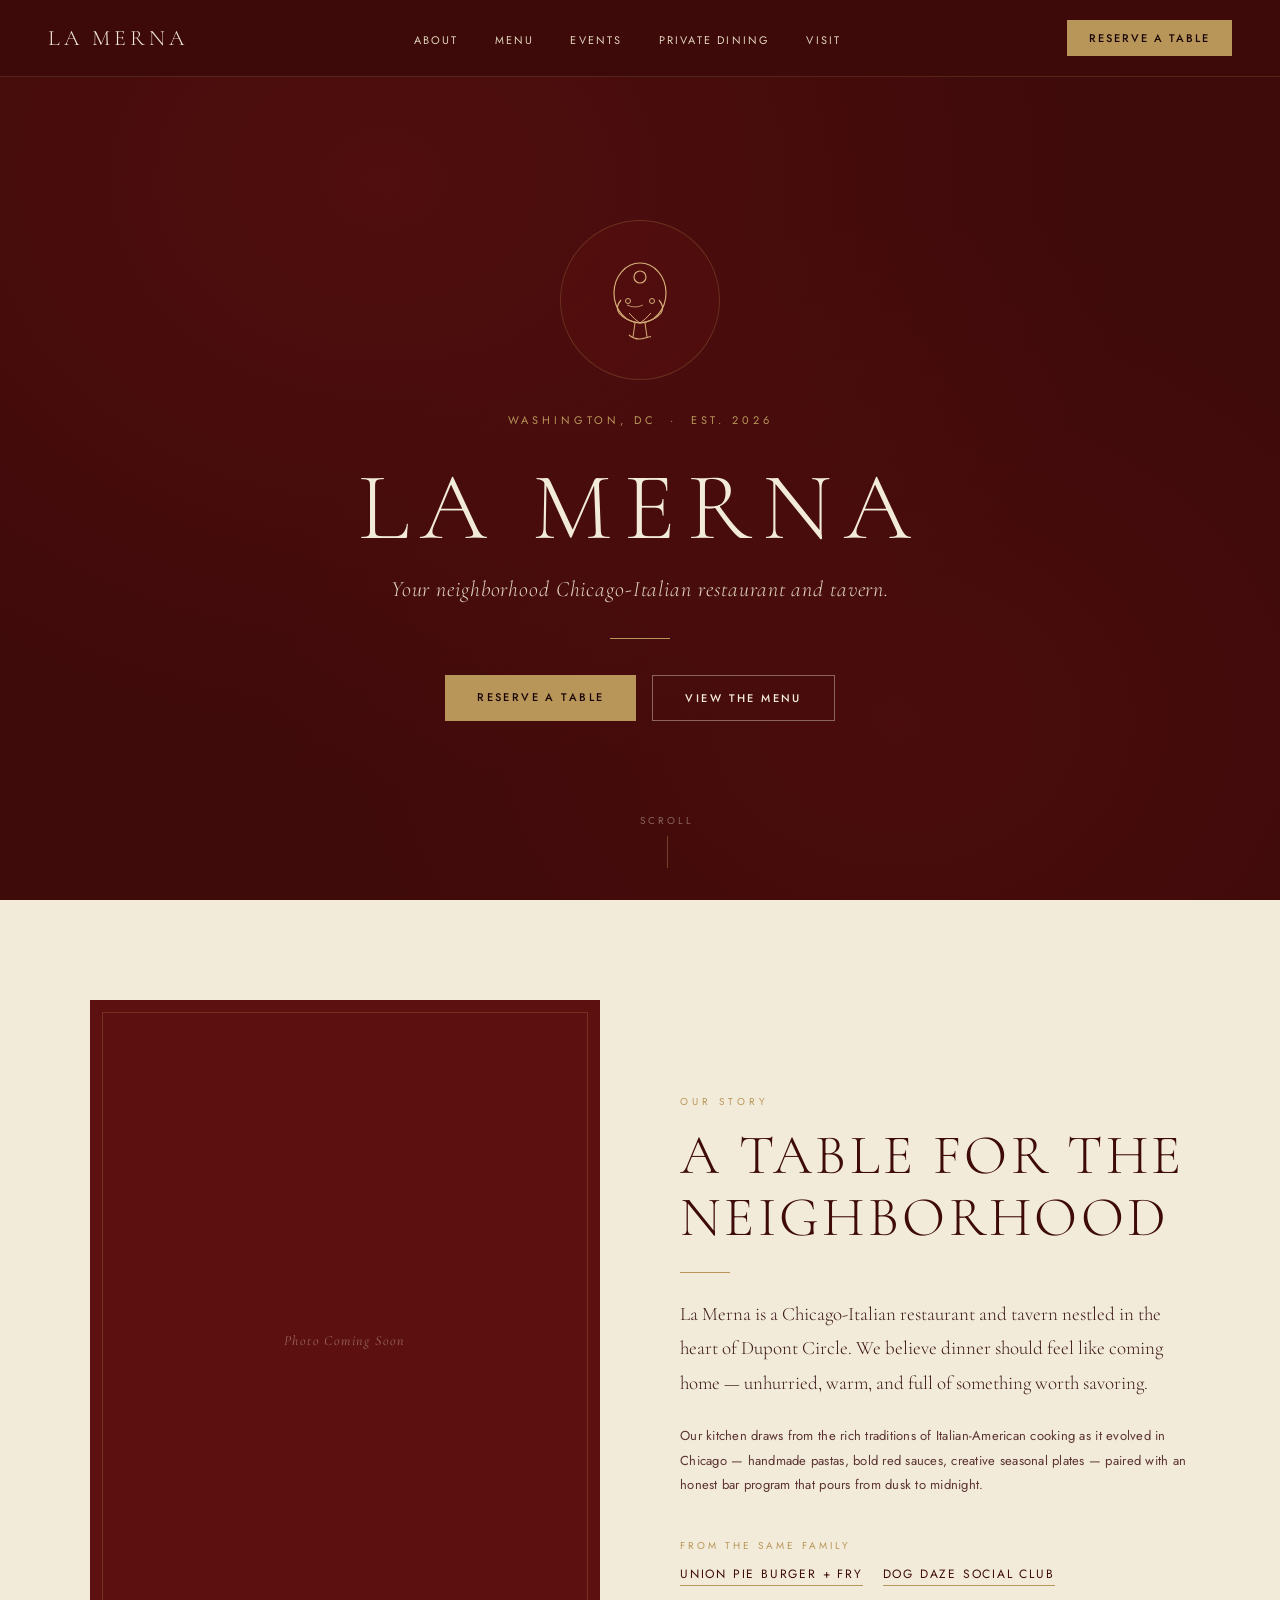
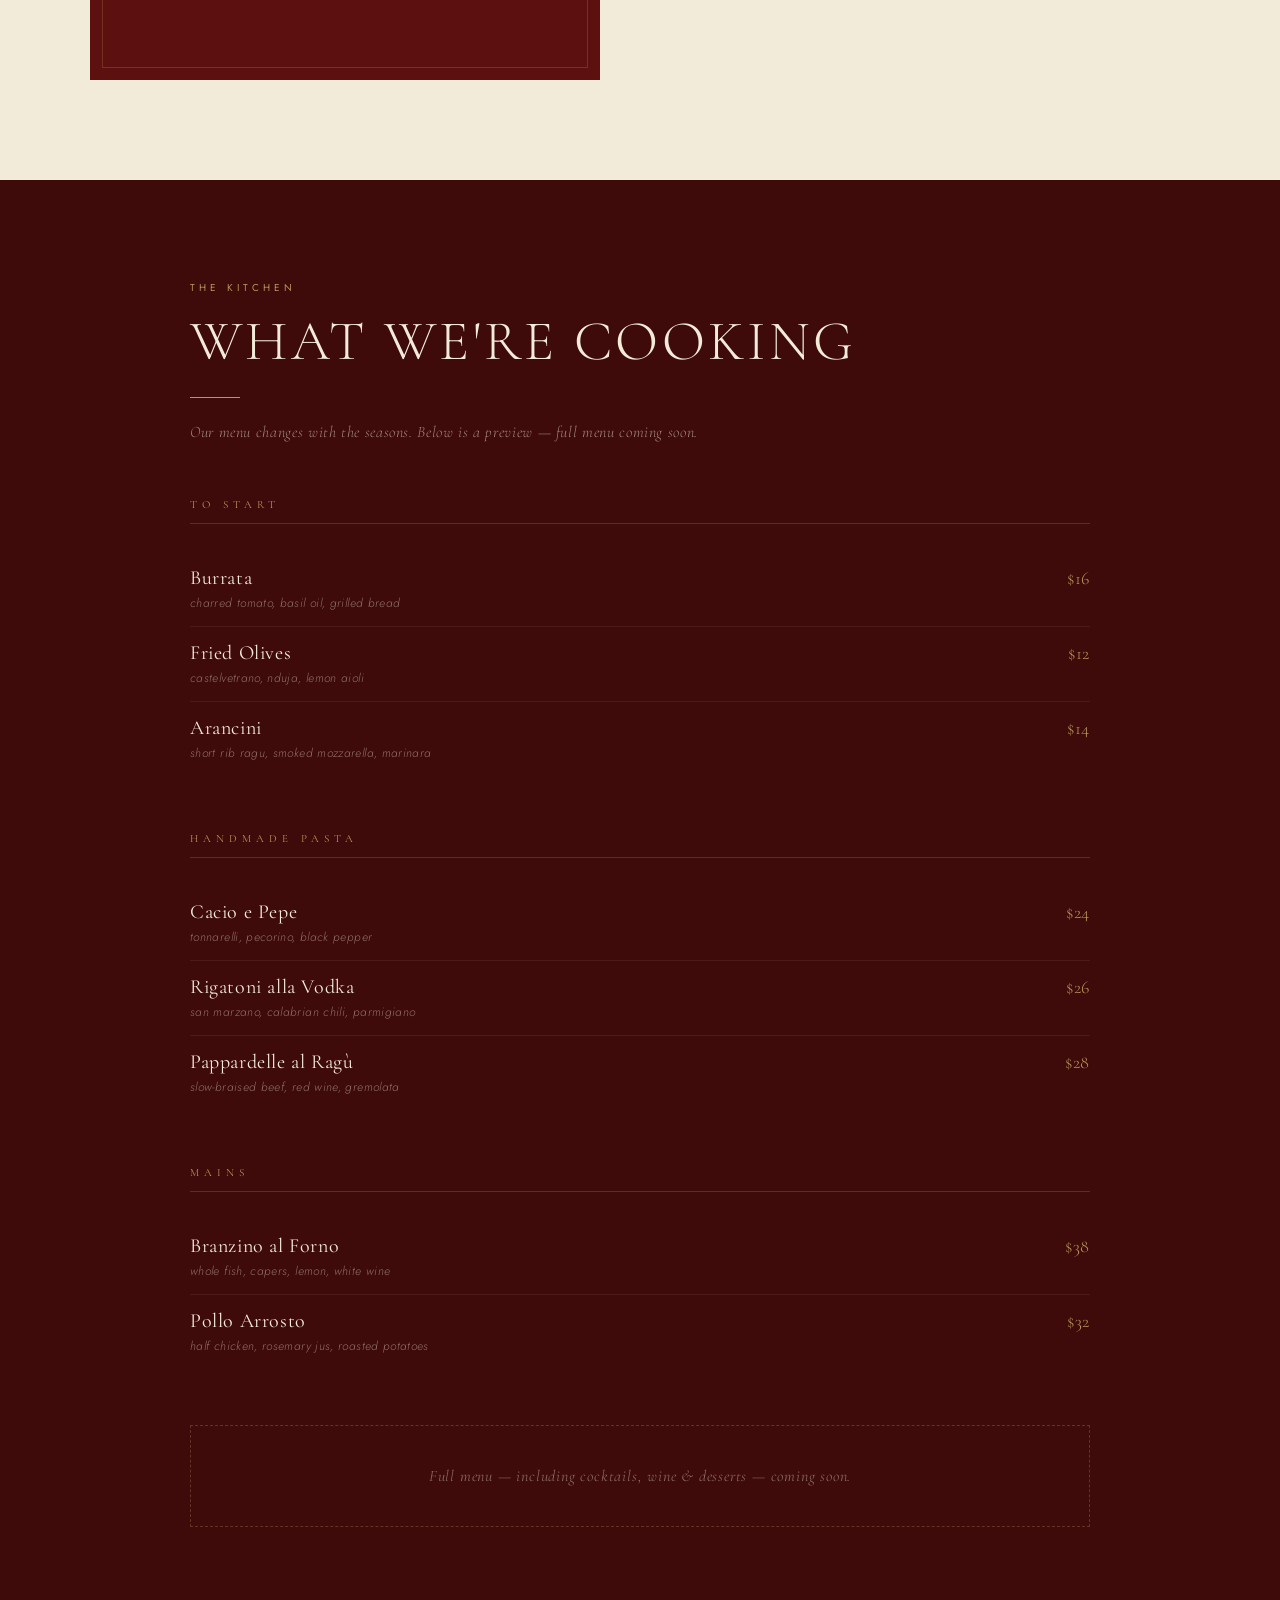
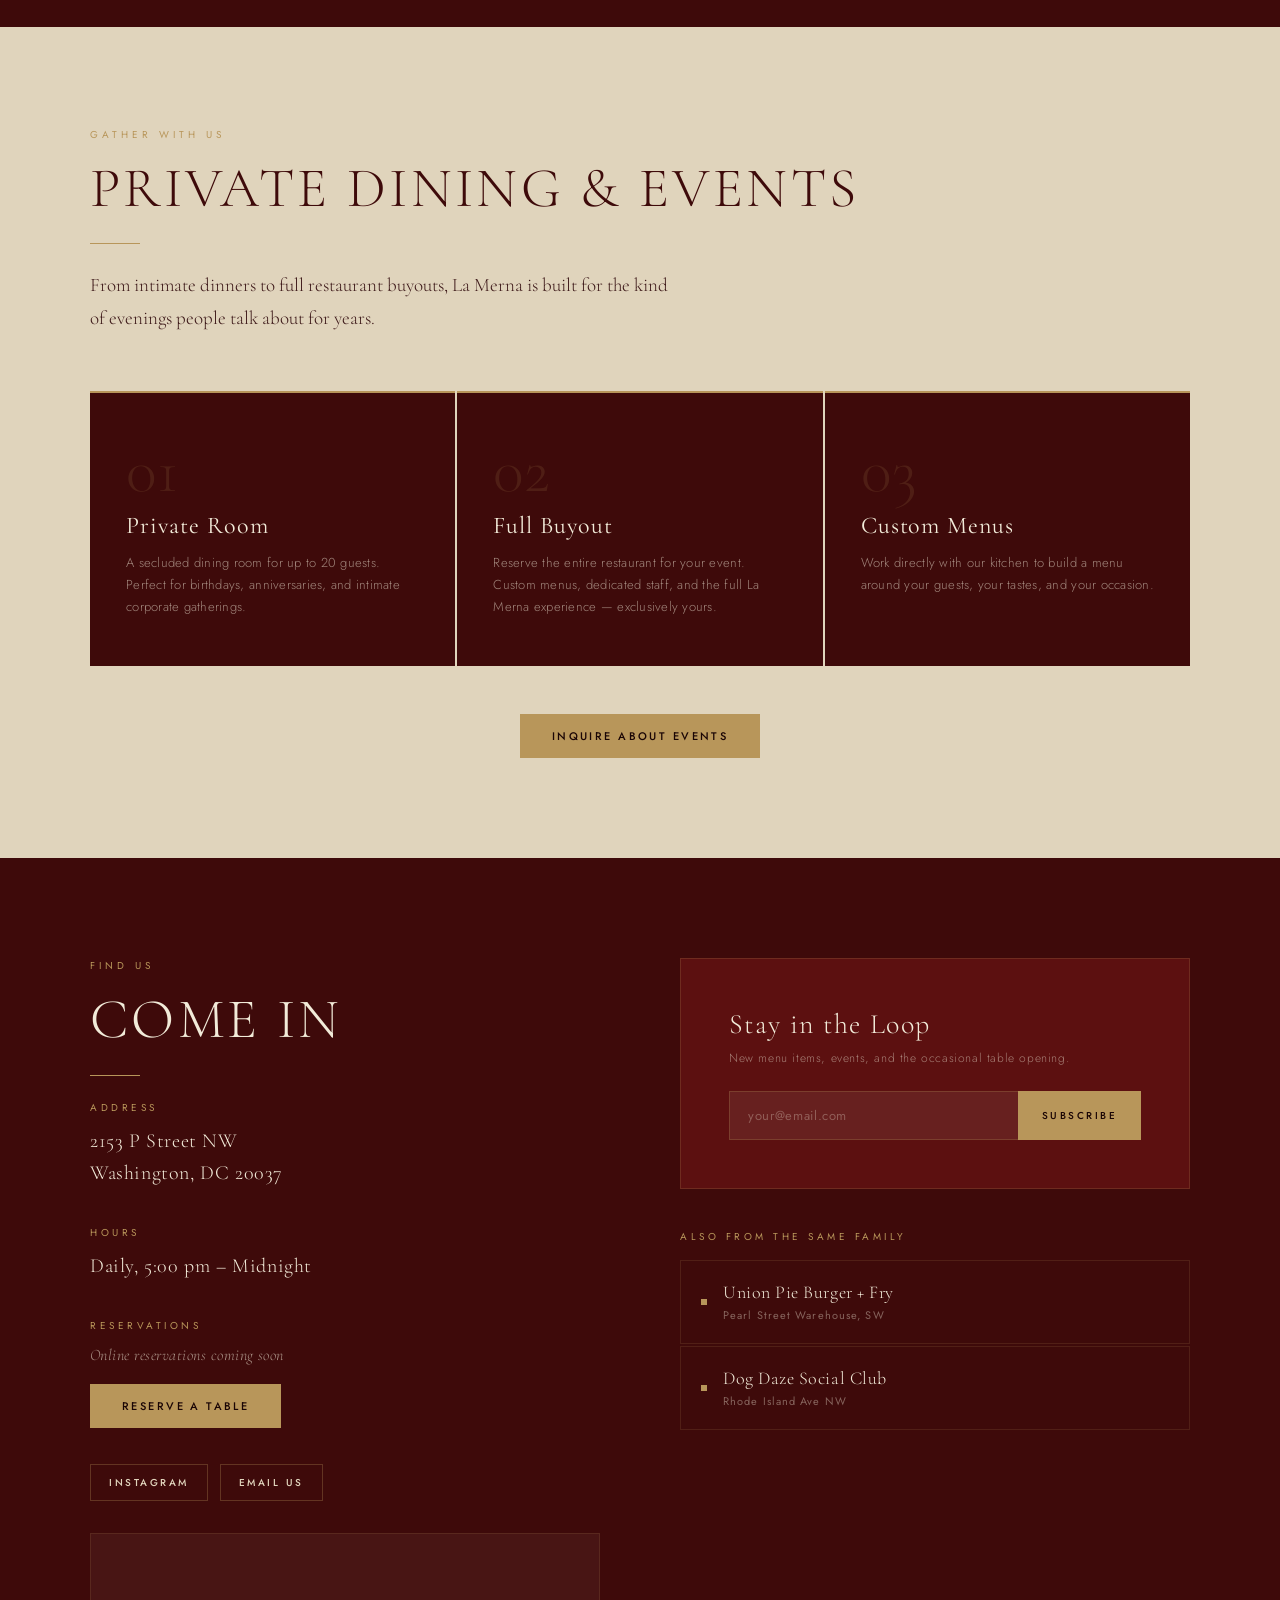
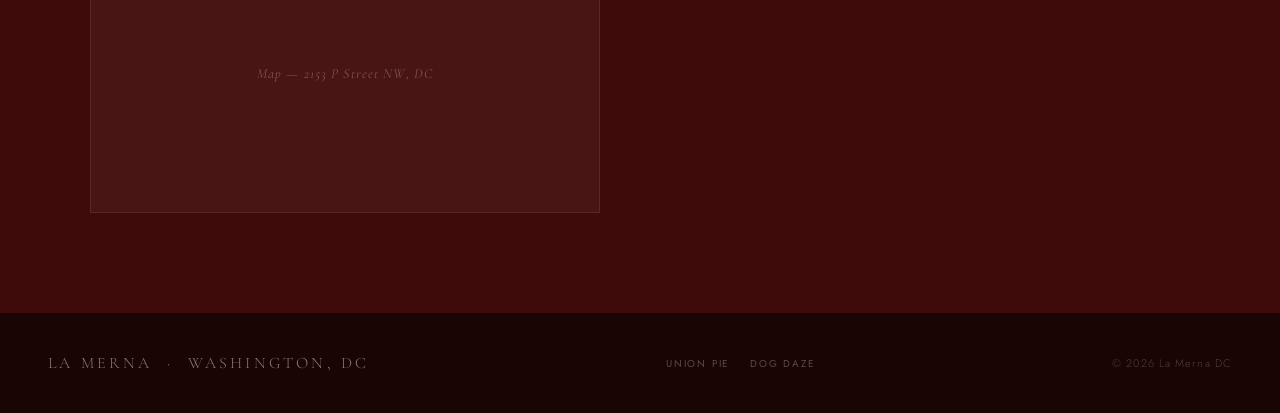
<file: index.html>
<!DOCTYPE html>
<html lang="en">
<head>
  <meta charset="UTF-8" />
  <meta name="viewport" content="width=device-width, initial-scale=1.0" />
  <meta name="description" content="La Merna — Your neighborhood Chicago-Italian restaurant and tavern in Washington, DC." />
  <title>La Merna DC</title>

  <!-- Favicon -->
  <link rel="icon" href="assets/favicon.svg" type="image/svg+xml" />

  <!-- Open Graph / Social Share -->
  <meta property="og:type"        content="website" />
  <meta property="og:url"         content="https://lamernadc.com/" />
  <meta property="og:title"       content="La Merna DC" />
  <meta property="og:description" content="Your neighborhood Chicago-Italian restaurant and tavern. 2153 P Street NW, Washington DC. Open nightly 5pm–midnight." />
  <!-- TODO: Export og-image.svg as og-image.jpg (1200×630) and update path below -->
  <meta property="og:image"       content="https://lamernadc.com/assets/og-image.jpg" />
  <meta property="og:image:width"  content="1200" />
  <meta property="og:image:height" content="630" />

  <!-- Twitter Card -->
  <meta name="twitter:card"        content="summary_large_image" />
  <meta name="twitter:title"       content="La Merna DC" />
  <meta name="twitter:description" content="Your neighborhood Chicago-Italian restaurant and tavern. Open nightly 5pm–midnight." />
  <meta name="twitter:image"       content="https://lamernadc.com/assets/og-image.jpg" />

  <!-- Fonts -->
  <link rel="preconnect" href="https://fonts.googleapis.com" />
  <link rel="preconnect" href="https://fonts.gstatic.com" crossorigin />
  <link href="https://fonts.googleapis.com/css2?family=Cormorant+Garamond:ital,wght@0,300;0,400;0,600;1,300;1,400&family=Jost:wght@300;400;500&display=swap" rel="stylesheet" />

  <link rel="stylesheet" href="styles.css" />
</head>
<body>

  <!-- ===================== NAV ===================== -->
  <nav id="nav">
    <a href="#home" class="nav-logo">La Merna</a>
    <button class="nav-hamburger" aria-label="Open menu" aria-expanded="false" id="nav-toggle">
      <span></span><span></span><span></span>
    </button>
    <ul class="nav-links" id="nav-links">
      <li><a href="#about">About</a></li>
      <li><a href="#menu">Menu</a></li>
      <li><a href="events.html">Events</a></li>
      <li><a href="#events">Private Dining</a></li>
      <li><a href="#contact">Visit</a></li>
    </ul>
    <a href="#contact" class="nav-reserve">Reserve a Table</a>
  </nav>

  <!-- ===================== HERO ===================== -->
  <section id="home" class="hero">
    <div class="hero-texture" aria-hidden="true"></div>

    <!-- TODO: Swap the placeholder div below for: <img src="assets/logo.svg" alt="La Merna" class="hero-logo-img" /> -->
    <div class="hero-logo-placeholder" aria-hidden="true">
      <svg width="110" height="110" viewBox="0 0 110 110" fill="none" xmlns="http://www.w3.org/2000/svg" aria-hidden="true">
        <ellipse cx="55" cy="48" rx="26" ry="30" stroke="#D4AE78" stroke-width="1.2"/>
        <circle cx="55" cy="32" r="6" stroke="#D4AE78" stroke-width="1.2"/>
        <path d="M36 55 Q30 62 34 68 Q40 76 55 78 Q70 76 76 68 Q80 62 74 55" stroke="#D4AE78" stroke-width="1.2"/>
        <path d="M44 68 Q50 75 55 78" stroke="#D4AE78" stroke-width="1"/>
        <path d="M66 68 Q60 75 55 78" stroke="#D4AE78" stroke-width="1"/>
        <path d="M42 60 Q50 64 58 60" stroke="#D4AE78" stroke-width="0.8"/>
        <circle cx="43" cy="56" r="2.5" stroke="#D4AE78" stroke-width="1"/>
        <circle cx="67" cy="56" r="2.5" stroke="#D4AE78" stroke-width="1"/>
        <path d="M50 78 L48 92 M60 78 L62 92" stroke="#D4AE78" stroke-width="1"/>
        <path d="M44 90 Q51 96 60 93 Q67 91 65 92" stroke="#D4AE78" stroke-width="1.2"/>
      </svg>
    </div>

    <p class="hero-ornament">Washington, DC &nbsp;·&nbsp; Est. 2026</p>
    <h1 class="hero-title">La Merna</h1>
    <p class="hero-tagline">Your neighborhood Chicago-Italian restaurant and tavern.</p>
    <div class="hero-divider" aria-hidden="true"></div>
    <div class="hero-cta">
      <a href="#contact" class="btn btn--primary">Reserve a Table</a>
      <a href="#menu" class="btn btn--outline">View the Menu</a>
    </div>
    <div class="hero-scroll" aria-hidden="true">
      <span>Scroll</span>
      <div class="scroll-line"></div>
    </div>
  </section>

  <!-- ===================== ABOUT ===================== -->
  <section id="about" class="section about">
    <div class="about-grid container">
      <!-- TODO: Replace with <img src="assets/about-photo.jpg" alt="Interior of La Merna" class="about-img" /> -->
      <div class="about-image-placeholder" aria-hidden="true">
        <div class="about-image-border"></div>
      </div>
      <div class="about-content">
        <p class="section-label">Our Story</p>
        <h2 class="section-title">A Table for the Neighborhood</h2>
        <div class="section-divider"></div>
        <p class="about-body">
          La Merna is a Chicago-Italian restaurant and tavern nestled in the heart of Dupont Circle. We believe dinner should feel like coming home — unhurried, warm, and full of something worth savoring.
        </p>
        <p class="about-detail">
          Our kitchen draws from the rich traditions of Italian-American cooking as it evolved in Chicago — handmade pastas, bold red sauces, creative seasonal plates — paired with an honest bar program that pours from dusk to midnight.
        </p>
        <p class="sibling-label">From the same family</p>
        <div class="sibling-links">
          <a href="https://www.unionpieburgerandfry.com/" target="_blank" rel="noopener" class="sibling-link">Union Pie Burger + Fry</a>
          <a href="https://dogdazedc.com/" target="_blank" rel="noopener" class="sibling-link">Dog Daze Social Club</a>
        </div>
      </div>
    </div>
  </section>

  <!-- ===================== MENU ===================== -->
  <section id="menu" class="section section--dark menu">
    <div class="menu-inner container">
      <p class="section-label">The Kitchen</p>
      <h2 class="section-title section-title--light">What We're Cooking</h2>
      <div class="section-divider"></div>
      <p class="menu-note">Our menu changes with the seasons. Below is a preview — full menu coming soon.</p>

      <!-- TODO: Replace all menu items with real menu data -->
      <div class="menu-category">
        <p class="menu-cat-title">To Start</p>
        <div class="menu-item">
          <div class="menu-item-left">
            <span class="menu-item-name">Burrata</span>
            <span class="menu-item-desc">charred tomato, basil oil, grilled bread</span>
          </div>
          <span class="menu-item-price">$16</span>
        </div>
        <div class="menu-item">
          <div class="menu-item-left">
            <span class="menu-item-name">Fried Olives</span>
            <span class="menu-item-desc">castelvetrano, nduja, lemon aioli</span>
          </div>
          <span class="menu-item-price">$12</span>
        </div>
        <div class="menu-item">
          <div class="menu-item-left">
            <span class="menu-item-name">Arancini</span>
            <span class="menu-item-desc">short rib ragu, smoked mozzarella, marinara</span>
          </div>
          <span class="menu-item-price">$14</span>
        </div>
      </div>

      <div class="menu-category">
        <p class="menu-cat-title">Handmade Pasta</p>
        <div class="menu-item">
          <div class="menu-item-left">
            <span class="menu-item-name">Cacio e Pepe</span>
            <span class="menu-item-desc">tonnarelli, pecorino, black pepper</span>
          </div>
          <span class="menu-item-price">$24</span>
        </div>
        <div class="menu-item">
          <div class="menu-item-left">
            <span class="menu-item-name">Rigatoni alla Vodka</span>
            <span class="menu-item-desc">san marzano, calabrian chili, parmigiano</span>
          </div>
          <span class="menu-item-price">$26</span>
        </div>
        <div class="menu-item">
          <div class="menu-item-left">
            <span class="menu-item-name">Pappardelle al Ragù</span>
            <span class="menu-item-desc">slow-braised beef, red wine, gremolata</span>
          </div>
          <span class="menu-item-price">$28</span>
        </div>
      </div>

      <div class="menu-category">
        <p class="menu-cat-title">Mains</p>
        <div class="menu-item">
          <div class="menu-item-left">
            <span class="menu-item-name">Branzino al Forno</span>
            <span class="menu-item-desc">whole fish, capers, lemon, white wine</span>
          </div>
          <span class="menu-item-price">$38</span>
        </div>
        <div class="menu-item">
          <div class="menu-item-left">
            <span class="menu-item-name">Pollo Arrosto</span>
            <span class="menu-item-desc">half chicken, rosemary jus, roasted potatoes</span>
          </div>
          <span class="menu-item-price">$32</span>
        </div>
      </div>

      <div class="menu-placeholder-note">
        <p>Full menu — including cocktails, wine &amp; desserts — coming soon.</p>
      </div>
    </div>
  </section>

  <!-- ===================== PRIVATE DINING ===================== -->
  <section id="events" class="section events">
    <div class="container">
      <p class="section-label">Gather with Us</p>
      <h2 class="section-title">Private Dining &amp; Events</h2>
      <div class="section-divider"></div>
      <p class="events-intro">
        From intimate dinners to full restaurant buyouts, La Merna is built for the kind of evenings people talk about for years.
      </p>
    </div>
    <div class="events-grid">
      <div class="event-card">
        <span class="event-card-num" aria-hidden="true">01</span>
        <h3 class="event-card-title">Private Room</h3>
        <p class="event-card-body">A secluded dining room for up to 20 guests. Perfect for birthdays, anniversaries, and intimate corporate gatherings.</p>
      </div>
      <div class="event-card">
        <span class="event-card-num" aria-hidden="true">02</span>
        <h3 class="event-card-title">Full Buyout</h3>
        <p class="event-card-body">Reserve the entire restaurant for your event. Custom menus, dedicated staff, and the full La Merna experience — exclusively yours.</p>
      </div>
      <div class="event-card">
        <span class="event-card-num" aria-hidden="true">03</span>
        <h3 class="event-card-title">Custom Menus</h3>
        <p class="event-card-body">Work directly with our kitchen to build a menu around your guests, your tastes, and your occasion.</p>
      </div>
    </div>
    <div class="events-cta container">
      <!-- TODO: Update mailto with real events email -->
      <a href="mailto:events@lamernadc.com" class="btn btn--primary">Inquire About Events</a>
    </div>
  </section>

  <!-- ===================== CONTACT ===================== -->
  <section id="contact" class="section section--dark contact">
    <div class="contact-grid container">

      <div class="contact-left">
        <p class="section-label">Find Us</p>
        <h2 class="section-title section-title--light">Come In</h2>
        <div class="section-divider"></div>

        <div class="contact-info-block">
          <p class="contact-info-label">Address</p>
          <address class="contact-info-value">
            2153 P Street NW<br />Washington, DC 20037
          </address>
        </div>

        <div class="contact-info-block">
          <p class="contact-info-label">Hours</p>
          <p class="contact-info-value">Daily, 5:00 pm – Midnight</p>
        </div>

        <div class="contact-info-block">
          <p class="contact-info-label">Reservations</p>
          <!-- TODO: Replace href with real Resy/OpenTable link -->
          <p class="contact-info-value contact-info-value--muted">Online reservations coming soon</p>
          <a href="#" class="btn btn--primary contact-reserve-btn">Reserve a Table</a>
        </div>

        <div class="contact-social">
          <a href="https://www.instagram.com/lamernadc" target="_blank" rel="noopener" class="social-link">Instagram</a>
          <!-- TODO: Update with real general email -->
          <a href="mailto:hello@lamernadc.com" class="social-link">Email Us</a>
        </div>

        <!-- TODO: Replace with real Google Maps embed iframe -->
        <div class="map-placeholder" aria-label="Map placeholder — 2153 P Street NW, DC">
          <span class="map-placeholder-text">Map — 2153 P Street NW, DC</span>
        </div>
      </div>

      <div class="contact-right">
        <div class="newsletter-wrap">
          <h3 class="newsletter-title">Stay in the Loop</h3>
          <p class="newsletter-sub">New menu items, events, and the occasional table opening.</p>
          <!-- TODO: Wire up to Mailchimp / Klaviyo / etc. -->
          <form class="newsletter-form" id="newsletter-form" novalidate>
            <input
              type="email"
              class="newsletter-input"
              id="newsletter-email"
              placeholder="your@email.com"
              aria-label="Email address"
              required
            />
            <button type="submit" class="newsletter-btn">Subscribe</button>
          </form>
          <p class="newsletter-success" id="newsletter-success" aria-live="polite" hidden>
            ✓ You're on the list.
          </p>
        </div>

        <div class="sibling-cards">
          <p class="contact-info-label">Also from the same family</p>
          <a href="https://www.unionpieburgerandfry.com/" target="_blank" rel="noopener" class="sibling-card">
            <span class="sibling-card-dot" aria-hidden="true"></span>
            <span class="sibling-card-text">
              <span class="sibling-card-name">Union Pie Burger + Fry</span>
              <span class="sibling-card-location">Pearl Street Warehouse, SW</span>
            </span>
          </a>
          <a href="https://dogdazedc.com/" target="_blank" rel="noopener" class="sibling-card">
            <span class="sibling-card-dot" aria-hidden="true"></span>
            <span class="sibling-card-text">
              <span class="sibling-card-name">Dog Daze Social Club</span>
              <span class="sibling-card-location">Rhode Island Ave NW</span>
            </span>
          </a>
        </div>
      </div>

    </div>
  </section>

  <!-- ===================== FOOTER ===================== -->
  <footer class="footer">
    <span class="footer-logo">La Merna &nbsp;·&nbsp; Washington, DC</span>
    <nav class="footer-siblings" aria-label="Sibling restaurants">
      <a href="https://www.unionpieburgerandfry.com/" target="_blank" rel="noopener" class="footer-sibling">Union Pie</a>
      <a href="https://dogdazedc.com/" target="_blank" rel="noopener" class="footer-sibling">Dog Daze</a>
    </nav>
    <span class="footer-copy">© 2026 La Merna DC</span>
  </footer>

  <script src="main.js"></script>
</body>
</html>
</file>
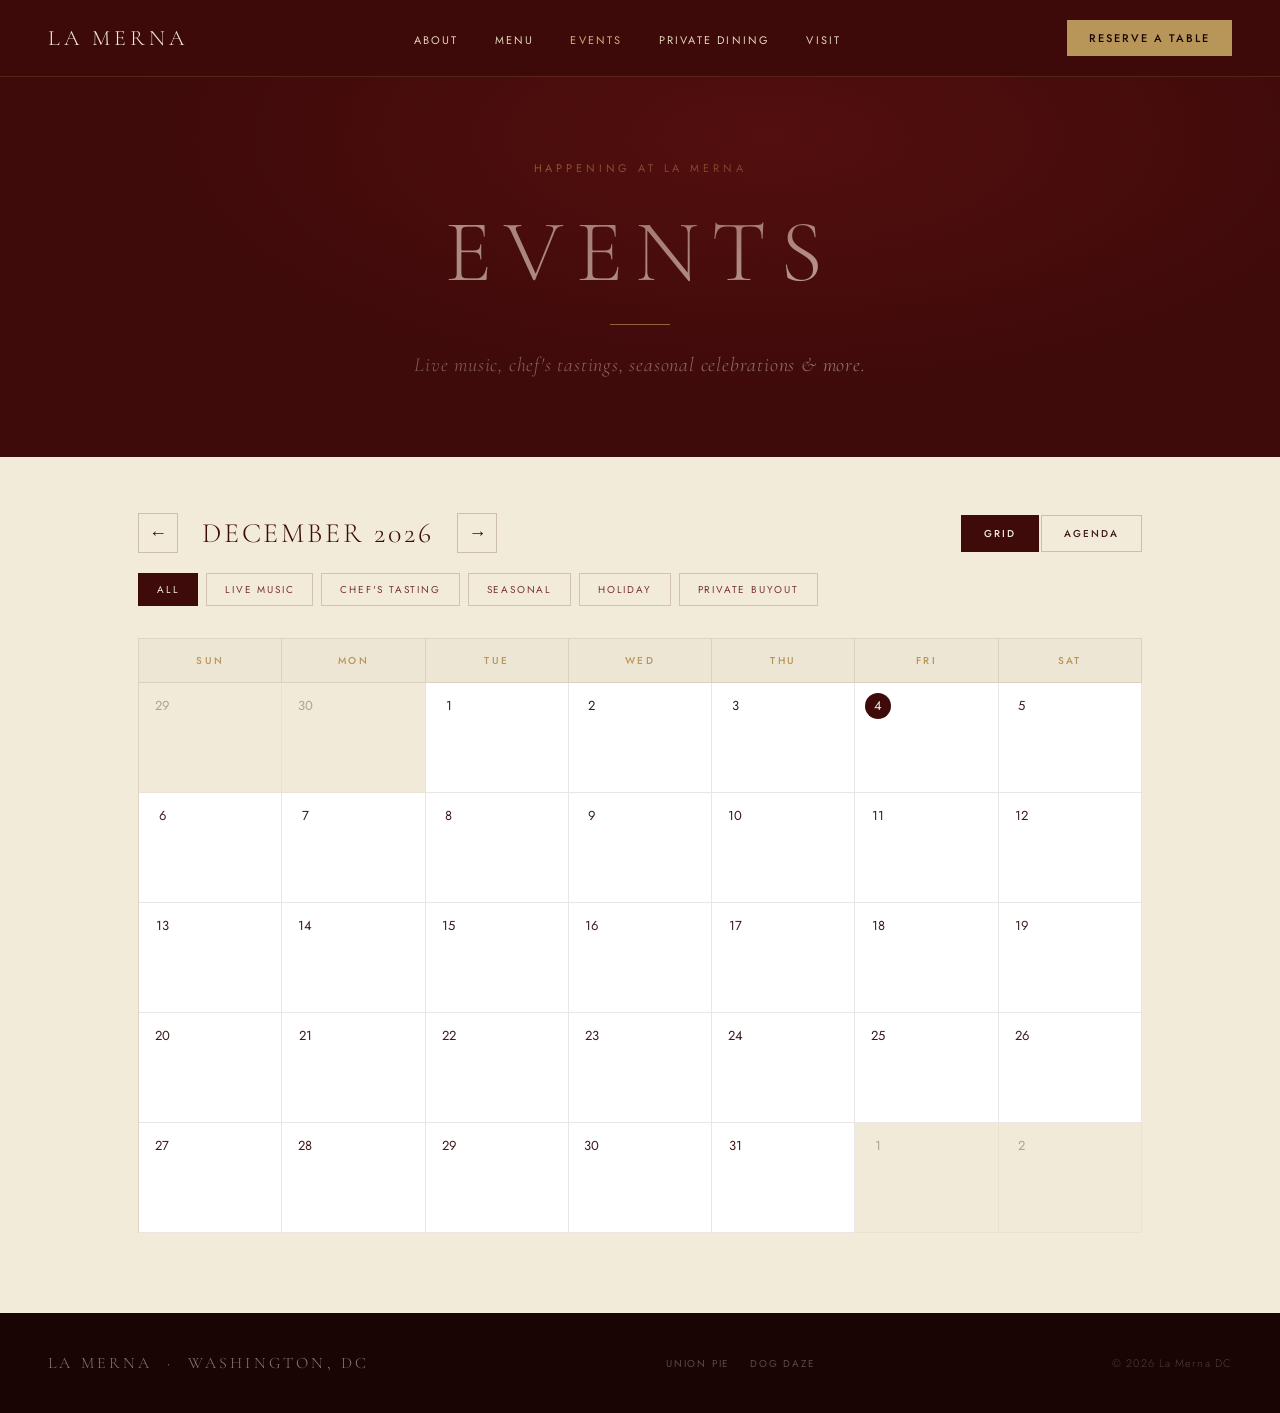
<file: events.html>
<!DOCTYPE html>
<html lang="en">
<head>
  <meta charset="UTF-8" />
  <meta name="viewport" content="width=device-width, initial-scale=1.0" />
  <meta name="description" content="Events at La Merna DC — live music, chef's tasting nights, wine dinners, and more." />
  <title>Events — La Merna DC</title>

  <link rel="icon" href="assets/favicon.svg" type="image/svg+xml" />
  <link rel="preconnect" href="https://fonts.googleapis.com" />
  <link rel="preconnect" href="https://fonts.gstatic.com" crossorigin />
  <link href="https://fonts.googleapis.com/css2?family=Cormorant+Garamond:ital,wght@0,300;0,400;0,600;1,300;1,400&family=Jost:wght@300;400;500&display=swap" rel="stylesheet" />

  <link rel="stylesheet" href="styles.css" />
  <link rel="stylesheet" href="events.css" />
</head>
<body>

  <!-- ── NAV ── -->
  <nav id="nav">
    <a href="index.html" class="nav-logo">La Merna</a>
    <button class="nav-hamburger" aria-label="Open menu" aria-expanded="false" id="nav-toggle">
      <span></span><span></span><span></span>
    </button>
    <ul class="nav-links" id="nav-links">
      <li><a href="index.html#about">About</a></li>
      <li><a href="index.html#menu">Menu</a></li>
      <li><a href="events.html" class="nav-active">Events</a></li>
      <li><a href="index.html#events">Private Dining</a></li>
      <li><a href="index.html#contact">Visit</a></li>
    </ul>
    <a href="index.html#contact" class="nav-reserve">Reserve a Table</a>
  </nav>

  <!-- ── PAGE HERO ── -->
  <header class="events-hero">
    <div class="events-hero-texture" aria-hidden="true"></div>
    <p class="hero-ornament" style="animation:none;">Happening at La Merna</p>
    <h1 class="events-hero-title">Events</h1>
    <div class="hero-divider" style="animation:none;margin:28px auto;"></div>
    <p class="events-hero-sub">Live music, chef's tastings, seasonal celebrations &amp; more.</p>
  </header>

  <!-- ── CALENDAR CONTROLS ── -->
  <div class="cal-controls">
    <div class="cal-nav">
      <button class="cal-nav-btn" id="prev-month" aria-label="Previous month">&#8592;</button>
      <h2 class="cal-month-label" id="month-label">April 2026</h2>
      <button class="cal-nav-btn" id="next-month" aria-label="Next month">&#8594;</button>
    </div>
    <div class="cal-view-toggle">
      <button class="view-btn view-btn--active" id="btn-grid" aria-pressed="true">Grid</button>
      <button class="view-btn" id="btn-agenda" aria-pressed="false">Agenda</button>
    </div>
  </div>

  <!-- ── CATEGORY FILTERS ── -->
  <div class="cal-filters" role="group" aria-label="Filter by event type">
    <button class="filter-btn filter-btn--active" data-category="all">All</button>
    <button class="filter-btn" data-category="music">Live Music</button>
    <button class="filter-btn" data-category="tasting">Chef's Tasting</button>
    <button class="filter-btn" data-category="seasonal">Seasonal</button>
    <button class="filter-btn" data-category="holiday">Holiday</button>
    <button class="filter-btn" data-category="buyout">Private Buyout</button>
  </div>

  <!-- ── GRID VIEW ── -->
  <div class="cal-grid-wrap" id="view-grid">
    <div class="cal-grid">
      <div class="cal-dow">Sun</div>
      <div class="cal-dow">Mon</div>
      <div class="cal-dow">Tue</div>
      <div class="cal-dow">Wed</div>
      <div class="cal-dow">Thu</div>
      <div class="cal-dow">Fri</div>
      <div class="cal-dow">Sat</div>
    </div>
    <div class="cal-days" id="cal-days"></div>
  </div>

  <!-- ── AGENDA VIEW ── -->
  <div class="cal-agenda-wrap" id="view-agenda" hidden>
    <div class="cal-agenda" id="cal-agenda"></div>
  </div>

  <!-- ── EVENT POPUP ── -->
  <div class="popup-overlay" id="popup-overlay" role="dialog" aria-modal="true" aria-labelledby="popup-title" hidden>
    <div class="popup">
      <button class="popup-close" id="popup-close" aria-label="Close">&times;</button>
      <div class="popup-category-badge" id="popup-badge"></div>
      <p class="popup-date" id="popup-date"></p>
      <h2 class="popup-title" id="popup-title"></h2>
      <div class="popup-divider"></div>
      <p class="popup-time" id="popup-time"></p>
      <p class="popup-desc" id="popup-desc"></p>
      <div class="popup-details" id="popup-details"></div>
      <div class="popup-actions">
        <a href="index.html#contact" class="btn btn--primary popup-cta" id="popup-cta">Reserve Your Spot</a>
        <button class="btn btn--outline popup-share" id="popup-share">Share Event</button>
      </div>
    </div>
  </div>

  <!-- ── FOOTER ── -->
  <footer class="footer" style="margin-top:80px;">
    <span class="footer-logo">La Merna &nbsp;·&nbsp; Washington, DC</span>
    <nav class="footer-siblings" aria-label="Sibling restaurants">
      <a href="https://www.unionpieburgerandfry.com/" target="_blank" rel="noopener" class="footer-sibling">Union Pie</a>
      <a href="https://dogdazedc.com/" target="_blank" rel="noopener" class="footer-sibling">Dog Daze</a>
    </nav>
    <span class="footer-copy">© 2026 La Merna DC</span>
  </footer>

  <script src="events.js"></script>
  <script src="main.js"></script>
</body>
</html>
</file>
<file: styles.css>
/* ============================================================
   LA MERNA DC — styles.css
   Fonts: Cormorant Garamond (display), Jost (body)
   ============================================================ */

/* ── Reset & Base ─────────────────────────────────────────── */
*, *::before, *::after {
  box-sizing: border-box;
  margin: 0;
  padding: 0;
}

:root {
  --burgundy:       #3E0A0A;
  --burgundy-mid:   #5C1010;
  --burgundy-light: #7A1A1A;
  --cream:          #F2EBD9;
  --cream-dark:     #E0D4BC;
  --gold:           #B8965A;
  --gold-light:     #D4AE78;
  --text-dark:      #1A0505;
  --text-mid:       #3E1A1A;

  --font-display: 'Cormorant Garamond', Georgia, serif;
  --font-body:    'Jost', system-ui, sans-serif;

  --transition-fast: 0.18s ease;
  --transition-mid:  0.3s ease;

  --container-max: 1100px;
  --section-pad:   100px 48px;
}

html {
  scroll-behavior: smooth;
  -webkit-font-smoothing: antialiased;
}

body {
  font-family: var(--font-body);
  background: var(--cream);
  color: var(--text-dark);
  overflow-x: hidden;
}

img {
  display: block;
  max-width: 100%;
}

address {
  font-style: normal;
}

a {
  color: inherit;
}

/* ── Shared Utilities ─────────────────────────────────────── */
.container {
  max-width: var(--container-max);
  margin: 0 auto;
}

.section {
  padding: var(--section-pad);
}

.section--dark {
  background: var(--burgundy);
}

.section-label {
  font-family: var(--font-body);
  font-size: 10px;
  font-weight: 400;
  letter-spacing: 0.4em;
  text-transform: uppercase;
  color: var(--gold);
  margin-bottom: 16px;
  display: block;
}

.section-title {
  font-family: var(--font-display);
  font-size: clamp(36px, 5vw, 56px);
  font-weight: 300;
  letter-spacing: 0.06em;
  color: var(--burgundy);
  line-height: 1.1;
  text-transform: uppercase;
}

.section-title--light {
  color: var(--cream);
}

.section-divider {
  width: 50px;
  height: 1px;
  background: var(--gold);
  margin: 24px 0;
}

/* ── Buttons ──────────────────────────────────────────────── */
.btn {
  display: inline-block;
  font-family: var(--font-body);
  font-size: 11px;
  font-weight: 500;
  letter-spacing: 0.22em;
  text-transform: uppercase;
  text-decoration: none;
  padding: 14px 32px;
  cursor: pointer;
  border: none;
  transition: background var(--transition-fast), color var(--transition-fast),
              border-color var(--transition-fast);
}

.btn--primary {
  background: var(--gold);
  color: var(--text-dark);
}
.btn--primary:hover {
  background: var(--gold-light);
}

.btn--outline {
  background: transparent;
  color: var(--cream);
  border: 1px solid rgba(242, 235, 217, 0.4);
}
.btn--outline:hover {
  border-color: var(--gold);
  color: var(--gold-light);
}

/* ── Nav ──────────────────────────────────────────────────── */
#nav {
  position: fixed;
  top: 0; left: 0; right: 0;
  z-index: 100;
  display: flex;
  align-items: center;
  justify-content: space-between;
  padding: 20px 48px;
  background: rgba(62, 10, 10, 0.97);
  backdrop-filter: blur(12px);
  -webkit-backdrop-filter: blur(12px);
  border-bottom: 1px solid rgba(184, 150, 90, 0.2);
  transition: padding var(--transition-mid);
}

#nav.scrolled {
  padding: 14px 48px;
}

.nav-logo {
  font-family: var(--font-display);
  font-size: 22px;
  font-weight: 300;
  letter-spacing: 0.18em;
  color: var(--cream);
  text-transform: uppercase;
  text-decoration: none;
  flex-shrink: 0;
}

.nav-links {
  display: flex;
  gap: 36px;
  list-style: none;
}

.nav-links a {
  font-family: var(--font-body);
  font-size: 11px;
  font-weight: 400;
  letter-spacing: 0.2em;
  text-transform: uppercase;
  color: var(--cream-dark);
  text-decoration: none;
  transition: color var(--transition-fast);
}
.nav-links a:hover {
  color: var(--gold-light);
}

.nav-reserve {
  font-family: var(--font-body);
  font-size: 11px;
  font-weight: 500;
  letter-spacing: 0.18em;
  text-transform: uppercase;
  color: var(--text-dark);
  background: var(--gold);
  padding: 10px 22px;
  text-decoration: none;
  transition: background var(--transition-fast);
  flex-shrink: 0;
}
.nav-reserve:hover {
  background: var(--gold-light);
}

.nav-hamburger {
  display: none;
  flex-direction: column;
  gap: 5px;
  background: none;
  border: none;
  cursor: pointer;
  padding: 4px;
}
.nav-hamburger span {
  display: block;
  width: 24px;
  height: 1.5px;
  background: var(--cream);
  transition: transform var(--transition-fast), opacity var(--transition-fast);
}
.nav-hamburger.open span:nth-child(1) { transform: translateY(6.5px) rotate(45deg); }
.nav-hamburger.open span:nth-child(2) { opacity: 0; }
.nav-hamburger.open span:nth-child(3) { transform: translateY(-6.5px) rotate(-45deg); }

/* ── Hero ─────────────────────────────────────────────────── */
.hero {
  min-height: 100vh;
  background: var(--burgundy);
  display: flex;
  flex-direction: column;
  align-items: center;
  justify-content: center;
  text-align: center;
  position: relative;
  overflow: hidden;
  padding: 120px 24px 80px;
}

.hero-texture {
  position: absolute;
  inset: 0;
  background-image:
    radial-gradient(ellipse at 30% 20%, rgba(92, 16, 16, 0.6) 0%, transparent 60%),
    radial-gradient(ellipse at 70% 80%, rgba(92, 16, 16, 0.4) 0%, transparent 50%);
  pointer-events: none;
}

/* TODO: Use this class when you swap in the real logo image */
.hero-logo-img {
  width: 180px;
  height: 180px;
  object-fit: contain;
  margin-bottom: 32px;
  animation: fadeUp 1s ease both 0.1s;
}

.hero-logo-placeholder {
  width: 160px;
  height: 160px;
  margin-bottom: 32px;
  border-radius: 50%;
  background: rgba(92, 16, 16, 0.4);
  border: 1px solid rgba(184, 150, 90, 0.25);
  display: flex;
  align-items: center;
  justify-content: center;
  animation: fadeUp 1s ease both 0.1s;
}

.hero-ornament {
  font-family: var(--font-body);
  font-size: 11px;
  letter-spacing: 0.35em;
  text-transform: uppercase;
  color: var(--gold);
  font-weight: 400;
  margin-bottom: 32px;
  animation: fadeUp 1s ease both 0.2s;
}

.hero-title {
  font-family: var(--font-display);
  font-size: clamp(56px, 10vw, 96px);
  font-weight: 300;
  letter-spacing: 0.12em;
  color: var(--cream);
  line-height: 1;
  text-transform: uppercase;
  animation: fadeUp 1s ease both 0.3s;
}

.hero-tagline {
  font-family: var(--font-display);
  font-size: clamp(16px, 2.5vw, 22px);
  font-weight: 300;
  font-style: italic;
  color: var(--cream-dark);
  opacity: 0.85;
  margin-top: 20px;
  letter-spacing: 0.04em;
  animation: fadeUp 1s ease both 0.5s;
}

.hero-divider {
  width: 60px;
  height: 1px;
  background: var(--gold);
  margin: 36px auto;
  animation: fadeUp 1s ease both 0.6s;
}

.hero-cta {
  display: flex;
  gap: 16px;
  flex-wrap: wrap;
  justify-content: center;
  animation: fadeUp 1s ease both 0.7s;
}

.hero-scroll {
  position: absolute;
  bottom: 32px;
  left: 50%;
  transform: translateX(-50%);
  font-size: 10px;
  letter-spacing: 0.3em;
  text-transform: uppercase;
  color: rgba(242, 235, 217, 0.4);
  display: flex;
  flex-direction: column;
  align-items: center;
  gap: 8px;
  animation: fadeUp 1s ease both 1.2s;
}

.scroll-line {
  width: 1px;
  height: 32px;
  background: rgba(184, 150, 90, 0.4);
  animation: scrollPulse 2s ease-in-out infinite;
}

/* ── About ────────────────────────────────────────────────── */
.about {
  background: var(--cream);
}

.about-grid {
  display: grid;
  grid-template-columns: 1fr 1fr;
  gap: 80px;
  align-items: center;
}

.about-image-placeholder {
  aspect-ratio: 3 / 4;
  background: var(--burgundy-mid);
  position: relative;
  overflow: hidden;
  display: flex;
  align-items: center;
  justify-content: center;
}
.about-image-placeholder::after {
  content: 'Photo Coming Soon';
  font-family: var(--font-display);
  font-style: italic;
  font-size: 14px;
  color: rgba(242, 235, 217, 0.4);
  letter-spacing: 0.1em;
}

/* TODO: Use this on the real <img> in the about section */
.about-img {
  width: 100%;
  height: 100%;
  object-fit: cover;
}

.about-image-border {
  position: absolute;
  inset: 12px;
  border: 1px solid rgba(184, 150, 90, 0.25);
  pointer-events: none;
}

.about-body {
  font-family: var(--font-display);
  font-size: 19px;
  font-weight: 300;
  line-height: 1.8;
  color: var(--text-mid);
  margin-bottom: 24px;
}

.about-detail {
  font-family: var(--font-body);
  font-size: 13px;
  font-weight: 400;
  line-height: 1.9;
  color: #5C3333;
  letter-spacing: 0.02em;
}

.sibling-label {
  font-family: var(--font-body);
  font-size: 10px;
  letter-spacing: 0.3em;
  text-transform: uppercase;
  color: var(--gold);
  margin-top: 40px;
  margin-bottom: 12px;
  display: block;
}

.sibling-links {
  display: flex;
  gap: 20px;
  flex-wrap: wrap;
}

.sibling-link {
  font-family: var(--font-body);
  font-size: 12px;
  letter-spacing: 0.15em;
  text-transform: uppercase;
  color: var(--burgundy);
  text-decoration: none;
  border-bottom: 1px solid var(--gold);
  padding-bottom: 2px;
  transition: color var(--transition-fast);
}
.sibling-link:hover {
  color: var(--gold);
}

/* ── Menu ─────────────────────────────────────────────────── */
.menu-inner {
  max-width: 900px;
  margin: 0 auto;
}

.menu-note {
  font-family: var(--font-display);
  font-style: italic;
  font-size: 16px;
  font-weight: 300;
  color: rgba(242, 235, 217, 0.55);
  margin-bottom: 56px;
  letter-spacing: 0.04em;
}

.menu-category {
  margin-bottom: 56px;
}

.menu-cat-title {
  font-family: var(--font-display);
  font-size: 11px;
  font-weight: 400;
  letter-spacing: 0.45em;
  text-transform: uppercase;
  color: var(--gold);
  border-bottom: 1px solid rgba(184, 150, 90, 0.25);
  padding-bottom: 12px;
  margin-bottom: 28px;
}

.menu-item {
  display: flex;
  justify-content: space-between;
  align-items: baseline;
  padding: 14px 0;
  border-bottom: 1px solid rgba(242, 235, 217, 0.07);
}
.menu-item:last-child {
  border-bottom: none;
}

.menu-item-left {
  flex: 1;
  padding-right: 24px;
  display: flex;
  flex-direction: column;
  gap: 4px;
}

.menu-item-name {
  font-family: var(--font-display);
  font-size: 20px;
  font-weight: 400;
  color: var(--cream);
  letter-spacing: 0.03em;
}

.menu-item-desc {
  font-family: var(--font-body);
  font-size: 12px;
  font-weight: 300;
  color: rgba(242, 235, 217, 0.45);
  letter-spacing: 0.03em;
  font-style: italic;
}

.menu-item-price {
  font-family: var(--font-display);
  font-size: 18px;
  font-weight: 300;
  color: var(--gold);
  white-space: nowrap;
  letter-spacing: 0.04em;
}

.menu-placeholder-note {
  text-align: center;
  padding: 40px;
  border: 1px dashed rgba(184, 150, 90, 0.3);
  margin-top: 8px;
}
.menu-placeholder-note p {
  font-family: var(--font-display);
  font-style: italic;
  color: rgba(242, 235, 217, 0.4);
  font-size: 16px;
  letter-spacing: 0.05em;
}

/* ── Events / Private Dining ──────────────────────────────── */
.events {
  background: var(--cream-dark);
}

.events-intro {
  font-family: var(--font-display);
  font-size: 19px;
  font-weight: 300;
  color: var(--text-mid);
  max-width: 580px;
  line-height: 1.75;
  margin-bottom: 56px;
}

.events-grid {
  max-width: var(--container-max);
  margin: 0 auto 48px;
  display: grid;
  grid-template-columns: repeat(3, 1fr);
  gap: 2px;
}

.event-card {
  background: var(--burgundy);
  padding: 48px 36px;
  position: relative;
  overflow: hidden;
}
.event-card::before {
  content: '';
  position: absolute;
  top: 0; left: 0; right: 0;
  height: 2px;
  background: var(--gold);
}

.event-card-num {
  display: block;
  font-family: var(--font-display);
  font-size: 64px;
  font-weight: 300;
  color: rgba(184, 150, 90, 0.15);
  line-height: 1;
  margin-bottom: 8px;
}

.event-card-title {
  font-family: var(--font-display);
  font-size: 24px;
  font-weight: 400;
  color: var(--cream);
  margin-bottom: 12px;
  letter-spacing: 0.04em;
}

.event-card-body {
  font-family: var(--font-body);
  font-size: 13px;
  font-weight: 300;
  color: rgba(242, 235, 217, 0.55);
  line-height: 1.7;
  letter-spacing: 0.02em;
}

.events-cta {
  text-align: center;
}

/* ── Contact ──────────────────────────────────────────────── */
.contact-grid {
  display: grid;
  grid-template-columns: 1fr 1fr;
  gap: 80px;
}

.contact-info-block {
  margin-bottom: 36px;
}

.contact-info-label {
  font-family: var(--font-body);
  font-size: 10px;
  letter-spacing: 0.35em;
  text-transform: uppercase;
  color: var(--gold);
  margin-bottom: 10px;
  display: block;
}

.contact-info-value {
  font-family: var(--font-display);
  font-size: 20px;
  font-weight: 300;
  color: var(--cream);
  line-height: 1.6;
  letter-spacing: 0.03em;
}

.contact-info-value--muted {
  font-size: 16px;
  opacity: 0.6;
  font-style: italic;
}

.contact-reserve-btn {
  margin-top: 16px;
}

.contact-social {
  display: flex;
  gap: 12px;
  margin-top: 32px;
  flex-wrap: wrap;
}

.social-link {
  font-family: var(--font-body);
  font-size: 10px;
  font-weight: 500;
  letter-spacing: 0.25em;
  text-transform: uppercase;
  color: var(--cream-dark);
  text-decoration: none;
  border: 1px solid rgba(184, 150, 90, 0.3);
  padding: 10px 18px;
  transition: border-color var(--transition-fast), color var(--transition-fast);
}
.social-link:hover {
  border-color: var(--gold);
  color: var(--gold-light);
}

.map-placeholder {
  width: 100%;
  height: 280px;
  background: rgba(242, 235, 217, 0.05);
  border: 1px solid rgba(184, 150, 90, 0.15);
  display: flex;
  align-items: center;
  justify-content: center;
  margin-top: 32px;
}
.map-placeholder-text {
  font-family: var(--font-display);
  font-style: italic;
  color: rgba(242, 235, 217, 0.3);
  font-size: 14px;
  letter-spacing: 0.08em;
}

/* ── Newsletter ───────────────────────────────────────────── */
.newsletter-wrap {
  background: var(--burgundy-mid);
  padding: 48px;
  border: 1px solid rgba(184, 150, 90, 0.2);
  margin-bottom: 40px;
}

.newsletter-title {
  font-family: var(--font-display);
  font-size: 28px;
  font-weight: 300;
  color: var(--cream);
  margin-bottom: 8px;
  letter-spacing: 0.05em;
}

.newsletter-sub {
  font-family: var(--font-body);
  font-size: 12px;
  font-weight: 300;
  color: rgba(242, 235, 217, 0.5);
  margin-bottom: 24px;
  letter-spacing: 0.05em;
}

.newsletter-form {
  display: flex;
}

.newsletter-input {
  flex: 1;
  padding: 14px 18px;
  background: rgba(242, 235, 217, 0.07);
  border: 1px solid rgba(184, 150, 90, 0.25);
  border-right: none;
  color: var(--cream);
  font-family: var(--font-body);
  font-size: 13px;
  outline: none;
  letter-spacing: 0.05em;
  transition: border-color var(--transition-fast);
}
.newsletter-input::placeholder {
  color: rgba(242, 235, 217, 0.3);
}
.newsletter-input:focus {
  border-color: rgba(184, 150, 90, 0.6);
}

.newsletter-btn {
  padding: 14px 24px;
  background: var(--gold);
  border: none;
  font-family: var(--font-body);
  font-size: 10px;
  font-weight: 500;
  letter-spacing: 0.25em;
  text-transform: uppercase;
  color: var(--text-dark);
  cursor: pointer;
  white-space: nowrap;
  transition: background var(--transition-fast);
}
.newsletter-btn:hover {
  background: var(--gold-light);
}

.newsletter-success {
  font-family: var(--font-body);
  font-size: 12px;
  letter-spacing: 0.1em;
  color: var(--gold-light);
  margin-top: 12px;
}

/* ── Sibling Cards ────────────────────────────────────────── */
.sibling-cards {
  display: flex;
  flex-direction: column;
  gap: 0;
}
.sibling-cards .contact-info-label {
  margin-bottom: 16px;
}

.sibling-card {
  display: flex;
  align-items: center;
  gap: 16px;
  text-decoration: none;
  padding: 20px;
  border: 1px solid rgba(184, 150, 90, 0.15);
  margin-bottom: 2px;
  transition: border-color var(--transition-fast);
}
.sibling-card:hover {
  border-color: rgba(184, 150, 90, 0.4);
}

.sibling-card-dot {
  width: 6px;
  height: 6px;
  background: var(--gold);
  flex-shrink: 0;
}

.sibling-card-text {
  display: flex;
  flex-direction: column;
  gap: 4px;
}

.sibling-card-name {
  font-family: var(--font-display);
  font-size: 18px;
  color: var(--cream);
  font-weight: 300;
  letter-spacing: 0.03em;
}

.sibling-card-location {
  font-family: var(--font-body);
  font-size: 11px;
  color: rgba(242, 235, 217, 0.4);
  letter-spacing: 0.1em;
}

/* ── Footer ───────────────────────────────────────────────── */
.footer {
  background: var(--text-dark);
  padding: 40px 48px;
  display: flex;
  align-items: center;
  justify-content: space-between;
  flex-wrap: wrap;
  gap: 16px;
}

.footer-logo {
  font-family: var(--font-display);
  font-size: 16px;
  font-weight: 300;
  letter-spacing: 0.2em;
  text-transform: uppercase;
  color: rgba(242, 235, 217, 0.5);
}

.footer-siblings {
  display: flex;
  gap: 20px;
}

.footer-sibling {
  font-family: var(--font-body);
  font-size: 10px;
  letter-spacing: 0.18em;
  text-transform: uppercase;
  color: rgba(242, 235, 217, 0.3);
  text-decoration: none;
  transition: color var(--transition-fast);
}
.footer-sibling:hover {
  color: var(--gold);
}

.footer-copy {
  font-family: var(--font-body);
  font-size: 11px;
  font-weight: 300;
  color: rgba(242, 235, 217, 0.25);
  letter-spacing: 0.1em;
}

/* ── Animations ───────────────────────────────────────────── */
@keyframes fadeUp {
  from { opacity: 0; transform: translateY(24px); }
  to   { opacity: 1; transform: translateY(0); }
}

@keyframes scrollPulse {
  0%, 100% { transform: scaleY(1);   opacity: 0.4; }
  50%       { transform: scaleY(1.3); opacity: 0.8; }
}

/* Scroll-reveal: elements start hidden, JS adds .visible */
.reveal {
  opacity: 0;
  transform: translateY(20px);
  transition: opacity 0.6s ease, transform 0.6s ease;
}
.reveal.visible {
  opacity: 1;
  transform: translateY(0);
}

/* ── Responsive ───────────────────────────────────────────── */
@media (max-width: 900px) {
  .events-grid {
    grid-template-columns: 1fr;
  }
}

@media (max-width: 768px) {
  :root {
    --section-pad: 72px 24px;
  }

  #nav {
    padding: 16px 24px;
  }
  #nav.scrolled {
    padding: 12px 24px;
  }

  .nav-links {
    display: none;
    position: absolute;
    top: 100%;
    left: 0; right: 0;
    flex-direction: column;
    gap: 0;
    background: rgba(30, 5, 5, 0.98);
    border-top: 1px solid rgba(184, 150, 90, 0.15);
    padding: 8px 0;
  }
  .nav-links.open {
    display: flex;
  }
  .nav-links li a {
    display: block;
    padding: 14px 24px;
    border-bottom: 1px solid rgba(184, 150, 90, 0.08);
  }

  .nav-hamburger {
    display: flex;
  }

  .nav-reserve {
    display: none;
  }

  .about-grid {
    grid-template-columns: 1fr;
    gap: 48px;
  }

  .contact-grid {
    grid-template-columns: 1fr;
    gap: 56px;
  }

  .footer {
    flex-direction: column;
    align-items: flex-start;
    padding: 32px 24px;
  }
}

@media (max-width: 480px) {
  .hero-cta {
    flex-direction: column;
    align-items: center;
  }
  .newsletter-form {
    flex-direction: column;
  }
  .newsletter-input {
    border-right: 1px solid rgba(184, 150, 90, 0.25);
    border-bottom: none;
  }
  .newsletter-btn {
    padding: 14px;
  }
}
</file>
<file: events.css>
/* ============================================================
   LA MERNA DC — events.css
   ============================================================ */

/* ── Nav active state ─────────────────────────────────────── */
.nav-active {
  color: var(--gold-light) !important;
}

/* ── Page hero ────────────────────────────────────────────── */
.events-hero {
  background: var(--burgundy);
  text-align: center;
  padding: 160px 24px 80px;
  position: relative;
  overflow: hidden;
}

.events-hero-texture {
  position: absolute;
  inset: 0;
  background-image:
    radial-gradient(ellipse at 60% 30%, rgba(92,16,16,0.7) 0%, transparent 60%),
    radial-gradient(ellipse at 20% 80%, rgba(62,10,10,0.5) 0%, transparent 50%);
  pointer-events: none;
}

.events-hero-title {
  font-family: var(--font-display);
  font-size: clamp(52px, 9vw, 88px);
  font-weight: 300;
  letter-spacing: 0.14em;
  color: var(--cream);
  text-transform: uppercase;
  line-height: 1;
}

.events-hero-sub {
  font-family: var(--font-display);
  font-size: clamp(15px, 2vw, 20px);
  font-weight: 300;
  font-style: italic;
  color: rgba(242,235,217,0.6);
  letter-spacing: 0.04em;
  margin-top: 16px;
}

/* ── Calendar controls ────────────────────────────────────── */
.cal-controls {
  display: flex;
  align-items: center;
  justify-content: space-between;
  flex-wrap: wrap;
  gap: 16px;
  max-width: 1100px;
  margin: 56px auto 0;
  padding: 0 48px;
}

.cal-nav {
  display: flex;
  align-items: center;
  gap: 24px;
}

.cal-nav-btn {
  background: none;
  border: 1px solid rgba(62,10,10,0.2);
  color: var(--burgundy);
  width: 40px;
  height: 40px;
  cursor: pointer;
  font-size: 18px;
  display: flex;
  align-items: center;
  justify-content: center;
  transition: background var(--transition-fast), color var(--transition-fast);
}
.cal-nav-btn:hover {
  background: var(--burgundy);
  color: var(--cream);
  border-color: var(--burgundy);
}

.cal-month-label {
  font-family: var(--font-display);
  font-size: 28px;
  font-weight: 300;
  letter-spacing: 0.1em;
  color: var(--burgundy);
  min-width: 220px;
  text-align: center;
  text-transform: uppercase;
}

.cal-view-toggle {
  display: flex;
  gap: 2px;
}

.view-btn {
  font-family: var(--font-body);
  font-size: 10px;
  font-weight: 500;
  letter-spacing: 0.2em;
  text-transform: uppercase;
  padding: 10px 22px;
  background: transparent;
  border: 1px solid rgba(62,10,10,0.2);
  color: var(--text-mid);
  cursor: pointer;
  transition: background var(--transition-fast), color var(--transition-fast),
              border-color var(--transition-fast);
}
.view-btn:hover {
  border-color: var(--burgundy);
  color: var(--burgundy);
}
.view-btn--active {
  background: var(--burgundy);
  color: var(--cream);
  border-color: var(--burgundy);
}

/* ── Category filters ─────────────────────────────────────── */
.cal-filters {
  display: flex;
  gap: 8px;
  flex-wrap: wrap;
  max-width: 1100px;
  margin: 20px auto 0;
  padding: 0 48px;
}

.filter-btn {
  font-family: var(--font-body);
  font-size: 10px;
  font-weight: 400;
  letter-spacing: 0.18em;
  text-transform: uppercase;
  padding: 8px 18px;
  background: transparent;
  border: 1px solid rgba(62,10,10,0.18);
  color: #7A3333;
  cursor: pointer;
  transition: all var(--transition-fast);
}
.filter-btn:hover {
  border-color: var(--burgundy);
  color: var(--burgundy);
}
.filter-btn--active {
  background: var(--burgundy);
  color: var(--cream);
  border-color: var(--burgundy);
}

/* ── Grid view ────────────────────────────────────────────── */
.cal-grid-wrap {
  max-width: 1100px;
  margin: 32px auto 0;
  padding: 0 48px;
}

.cal-grid {
  display: grid;
  grid-template-columns: repeat(7, minmax(0, 1fr));
  border-left: 1px solid rgba(62,10,10,0.1);
  border-top: 1px solid rgba(62,10,10,0.1);
}

.cal-dow {
  font-family: var(--font-body);
  font-size: 10px;
  font-weight: 500;
  letter-spacing: 0.22em;
  text-transform: uppercase;
  color: var(--gold);
  text-align: center;
  padding: 14px 0;
  border-right: 1px solid rgba(62,10,10,0.1);
  border-bottom: 1px solid rgba(62,10,10,0.1);
  background: rgba(62,10,10,0.02);
}

.cal-days {
  display: grid;
  grid-template-columns: repeat(7, minmax(0, 1fr));
  border-left: 1px solid rgba(62,10,10,0.1);
}

.cal-day {
  height: 110px;
  overflow: hidden;
  border-right: 1px solid rgba(62,10,10,0.1);
  border-bottom: 1px solid rgba(62,10,10,0.1);
  padding: 10px 10px 8px;
  background: #fff;
  position: relative;
  transition: background var(--transition-fast);
}
.cal-day:hover {
  background: rgba(242,235,217,0.5);
}
.cal-day--empty {
  background: rgba(62,10,10,0.02);
}
.cal-day--today .cal-day-num {
  background: var(--burgundy);
  color: var(--cream);
  border-radius: 50%;
  width: 26px;
  height: 26px;
  display: flex;
  align-items: center;
  justify-content: center;
}
.cal-day--other-month {
  opacity: 0.35;
}

.cal-day-num {
  font-family: var(--font-body);
  font-size: 13px;
  font-weight: 400;
  color: var(--text-mid);
  margin-bottom: 6px;
  display: inline-block;
  width: 26px;
  height: 26px;
  line-height: 26px;
  text-align: center;
}

.cal-event-pill {
  display: block;
  width: 100%;
  max-width: 100%;
  box-sizing: border-box;
  font-family: var(--font-body);
  font-size: 10px;
  font-weight: 500;
  letter-spacing: 0.05em;
  padding: 3px 7px;
  margin-bottom: 3px;
  border-radius: 2px;
  cursor: pointer;
  border: none;
  text-align: left;
  white-space: nowrap;
  overflow: hidden;
  text-overflow: ellipsis;
  transition: opacity var(--transition-fast), transform var(--transition-fast);
}
.cal-event-pill:hover {
  opacity: 0.85;
  transform: translateX(1px);
}
.cal-event-pill--more {
  background: transparent !important;
  color: var(--gold) !important;
  font-style: italic;
  font-size: 10px;
  padding: 2px 7px;
}

/* Category colors */
.cat-music    { background: rgba(62,10,10,0.85);  color: #F2C27A; }
.cat-tasting  { background: rgba(92,40,10,0.85);  color: #F2D4A0; }
.cat-seasonal { background: rgba(10,50,30,0.80);  color: #A8D8B0; }
.cat-holiday  { background: rgba(10,20,80,0.80);  color: #A8B8F0; }
.cat-buyout   { background: rgba(60,60,60,0.75);  color: #D8D8D8; }

/* ── Agenda view ──────────────────────────────────────────── */
.cal-agenda-wrap {
  max-width: 1100px;
  margin: 32px auto 0;
  padding: 0 48px;
}

.agenda-group {
  margin-bottom: 40px;
}

.agenda-date-header {
  font-family: var(--font-display);
  font-size: 13px;
  font-weight: 400;
  letter-spacing: 0.3em;
  text-transform: uppercase;
  color: var(--gold);
  border-bottom: 1px solid rgba(184,150,90,0.25);
  padding-bottom: 10px;
  margin-bottom: 12px;
}

.agenda-item {
  display: flex;
  gap: 20px;
  align-items: flex-start;
  padding: 18px 20px;
  background: #fff;
  border: 1px solid rgba(62,10,10,0.08);
  margin-bottom: 2px;
  cursor: pointer;
  transition: border-color var(--transition-fast), background var(--transition-fast);
}
.agenda-item:hover {
  border-color: var(--gold);
  background: rgba(242,235,217,0.4);
}

.agenda-item-cat {
  width: 4px;
  min-height: 48px;
  flex-shrink: 0;
  border-radius: 2px;
  align-self: stretch;
}

.agenda-item-time {
  font-family: var(--font-body);
  font-size: 11px;
  font-weight: 400;
  letter-spacing: 0.1em;
  color: var(--gold);
  white-space: nowrap;
  padding-top: 2px;
  min-width: 72px;
}

.agenda-item-body { flex: 1; }

.agenda-item-title {
  font-family: var(--font-display);
  font-size: 20px;
  font-weight: 400;
  color: var(--burgundy);
  letter-spacing: 0.03em;
  margin-bottom: 4px;
}

.agenda-item-desc {
  font-family: var(--font-body);
  font-size: 12px;
  font-weight: 300;
  color: #7A3333;
  letter-spacing: 0.02em;
  line-height: 1.5;
}

.agenda-item-tag {
  font-family: var(--font-body);
  font-size: 9px;
  font-weight: 500;
  letter-spacing: 0.2em;
  text-transform: uppercase;
  padding: 4px 10px;
  border-radius: 2px;
  white-space: nowrap;
  align-self: center;
  flex-shrink: 0;
}

.agenda-empty {
  font-family: var(--font-display);
  font-style: italic;
  color: rgba(62,10,10,0.35);
  font-size: 17px;
  text-align: center;
  padding: 60px 0;
  letter-spacing: 0.04em;
}

/* ── Popup ────────────────────────────────────────────────── */
.popup-overlay {
  position: fixed;
  inset: 0;
  background: rgba(20,4,4,0.75);
  z-index: 200;
  display: flex;
  align-items: center;
  justify-content: center;
  padding: 24px;
  backdrop-filter: blur(4px);
  -webkit-backdrop-filter: blur(4px);
  animation: overlayIn 0.2s ease;
}
.popup-overlay[hidden] { display: none; }

@keyframes overlayIn {
  from { opacity: 0; }
  to   { opacity: 1; }
}

.popup {
  background: var(--cream);
  max-width: 560px;
  width: 100%;
  padding: 48px;
  position: relative;
  animation: popupIn 0.25s ease;
  max-height: 90vh;
  overflow-y: auto;
}

@keyframes popupIn {
  from { opacity: 0; transform: translateY(16px) scale(0.98); }
  to   { opacity: 1; transform: translateY(0)   scale(1); }
}

.popup-close {
  position: absolute;
  top: 20px;
  right: 24px;
  background: none;
  border: none;
  font-size: 28px;
  color: var(--text-mid);
  cursor: pointer;
  line-height: 1;
  opacity: 0.5;
  transition: opacity var(--transition-fast);
}
.popup-close:hover { opacity: 1; }

.popup-category-badge {
  display: inline-block;
  font-family: var(--font-body);
  font-size: 9px;
  font-weight: 500;
  letter-spacing: 0.25em;
  text-transform: uppercase;
  padding: 5px 12px;
  border-radius: 2px;
  margin-bottom: 16px;
}

.popup-date {
  font-family: var(--font-body);
  font-size: 11px;
  letter-spacing: 0.25em;
  text-transform: uppercase;
  color: var(--gold);
  margin-bottom: 10px;
}

.popup-title {
  font-family: var(--font-display);
  font-size: clamp(26px, 4vw, 36px);
  font-weight: 300;
  color: var(--burgundy);
  letter-spacing: 0.04em;
  line-height: 1.15;
}

.popup-divider {
  width: 40px;
  height: 1px;
  background: var(--gold);
  margin: 20px 0;
}

.popup-time {
  font-family: var(--font-body);
  font-size: 12px;
  letter-spacing: 0.15em;
  text-transform: uppercase;
  color: var(--gold);
  margin-bottom: 16px;
}

.popup-desc {
  font-family: var(--font-display);
  font-size: 17px;
  font-weight: 300;
  line-height: 1.75;
  color: var(--text-mid);
  margin-bottom: 24px;
}

.popup-details {
  display: flex;
  flex-direction: column;
  gap: 10px;
  margin-bottom: 32px;
  padding: 20px;
  background: rgba(62,10,10,0.04);
  border-left: 2px solid var(--gold);
}

.popup-detail-row {
  display: flex;
  gap: 12px;
  font-family: var(--font-body);
  font-size: 12px;
  letter-spacing: 0.05em;
}
.popup-detail-label {
  font-weight: 500;
  text-transform: uppercase;
  letter-spacing: 0.15em;
  color: var(--gold);
  min-width: 80px;
  font-size: 10px;
  padding-top: 1px;
}
.popup-detail-value {
  color: var(--text-mid);
  line-height: 1.5;
}

.popup-actions {
  display: flex;
  gap: 12px;
  flex-wrap: wrap;
}

.popup-share {
  color: var(--burgundy);
  border-color: rgba(62,10,10,0.3);
}
.popup-share:hover {
  border-color: var(--burgundy);
  color: var(--burgundy);
}

/* ── Responsive ───────────────────────────────────────────── */
@media (max-width: 768px) {
  .cal-controls,
  .cal-filters,
  .cal-grid-wrap,
  .cal-agenda-wrap { padding: 0 20px; }

  .cal-controls { margin-top: 40px; }

  .cal-day { height: 72px; overflow: hidden; padding: 6px; }
  .cal-day-num { font-size: 11px; width: 22px; height: 22px; line-height: 22px; }
  .cal-event-pill { font-size: 9px; padding: 2px 5px; }

  .popup { padding: 32px 24px; }

  .agenda-item { gap: 12px; padding: 14px; }
  .agenda-item-time { min-width: 56px; font-size: 10px; }
  .agenda-item-title { font-size: 17px; }
  .agenda-item-tag { display: none; }
}

@media (max-width: 480px) {
  .cal-month-label { font-size: 20px; min-width: 160px; }
  .cal-dow { font-size: 8px; letter-spacing: 0.1em; padding: 10px 0; }
  .cal-day { height: 56px; overflow: hidden; }
  .popup-actions { flex-direction: column; }
  .popup-actions .btn { text-align: center; }
}
</file>
